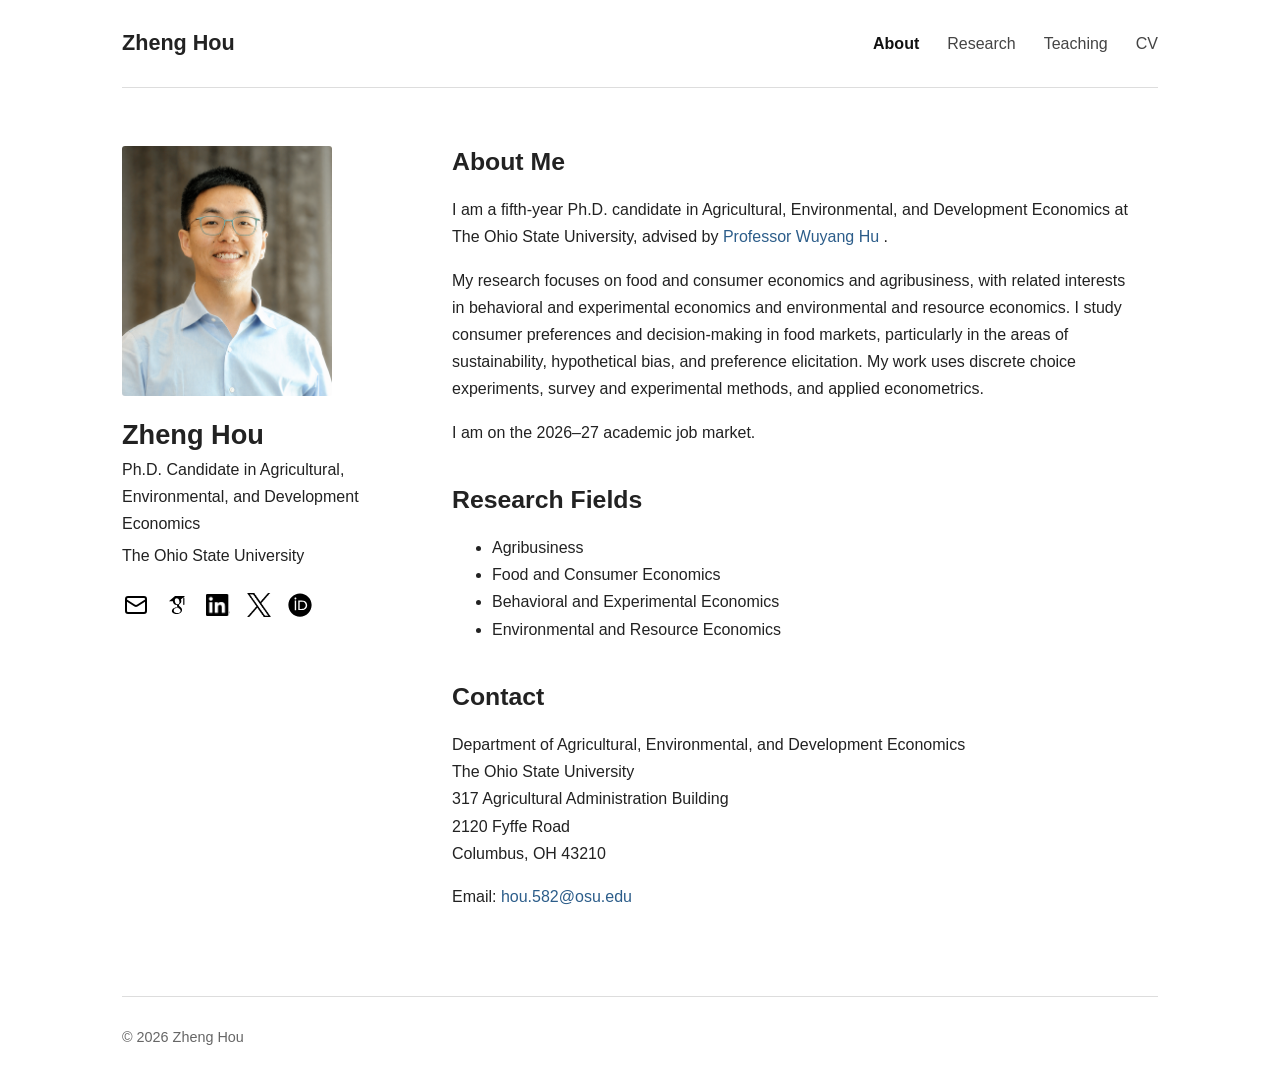
<file: index.html>
<!DOCTYPE html>
<html lang="en">
<head>
  <meta charset="UTF-8">

  <meta
    name="viewport"
    content="width=device-width, initial-scale=1.0"
  >

  <meta
    name="description"
    content="Personal academic website"
  >

  <title>Zheng Hou</title>

  <link rel="stylesheet" href="style.css">
</head>

<body>

  <!-- Top navigation -->
  <header class="site-header">

    <a class="site-title" href="index.html">
      Zheng Hou
    </a>

    <nav class="site-nav">
      <a class="active" href="index.html">About</a>
      <a href="research.html">Research</a>
      <a href="teaching.html">Teaching</a>
      <a href="cv.html" href="cv.html">CV</a>
    </nav>

  </header>


  <!-- Main content -->
  <main class="profile-layout">

    <!-- Left column -->
    <aside class="profile-sidebar">

      <img
        class="profile-photo"
        src="other/headshots_copy.png"
        alt="Zheng Hou"
      >

      <h1>Zheng Hou</h1>

      <p class="position">
         Ph.D. Candidate in Agricultural, Environmental, and Development Economics
      </p>

      <p>
        The Ohio State University
      </p>

<div class="contact-icons" aria-label="Contact and academic profiles">

  <!-- Email -->
  <a
    class="contact-icon"
    href="mailto:hou.582@osu.edu"
    aria-label="Email"
    title="Email"
  >
    <img
      src="icons/email.svg"
      alt=""
    >
  </a>

  <!-- Google Scholar -->
  <a
    class="contact-icon"
    href="https://scholar.google.com/citations?user=b-_EQ7kAAAAJ"
    target="_blank"
    rel="noopener noreferrer"
    aria-label="Google Scholar"
    title="Google Scholar"
  >
    <img
      src="icons/google-scholar.svg"
      alt=""
    >
  </a>

  <!-- LinkedIn -->
  <a
    class="contact-icon"
    href="https://www.linkedin.com/in/zheng-hou-45429832b"
    target="_blank"
    rel="noopener noreferrer"
    aria-label="LinkedIn"
    title="LinkedIn"
  >
    <img
      src="icons/in_copy.png"
      alt=""
    >
  </a>

  <!-- X / Twitter -->
  <a
    class="contact-icon"
    href="https://x.com/YOUR_X_USERNAME"
    target="_blank"
    rel="noopener noreferrer"
    aria-label="X"
    title="X / Twitter"
  >
    <img
      src="icons/x.png"
      alt=""
    >
  </a>

  <!-- ORCID -->
  <a
    class="contact-icon"
    href="https://orcid.org/0009-0001-2980-5414"
    target="_blank"
    rel="noopener noreferrer"
    aria-label="ORCID"
    title="ORCID"
  >
    <img
      src="icons/orcid.svg"
      alt=""
    >
  </a>

</div>

    </aside>


    <!-- Right column -->
    <section class="main-content">

      <h2>About Me</h2>

      <p>
        I am a fifth-year Ph.D. candidate in Agricultural, Environmental, and Development Economics at The Ohio State University, advised by 
        <a
          href="https://cfaes.osu.edu/person/wuyang-hu"
          target="_blank"
          rel="noopener noreferrer"
        >
          Professor Wuyang Hu
        </a>.
      </p>

      <p>
        My research focuses on food and consumer economics and agribusiness, with related interests in behavioral and experimental economics and environmental and resource economics. I study consumer preferences and decision-making in food markets, particularly in the areas of sustainability, hypothetical bias, and preference elicitation. My work uses discrete choice experiments, survey and experimental methods, and applied econometrics.

      <p>
        I am on the 2026–27 academic job market.
      </p>


<h2>Research Fields</h2>

<ul>
  <li>Agribusiness</li>
  <li>Food and Consumer Economics</li>
  <li>Behavioral and Experimental Economics</li>
  <li>Environmental and Resource Economics</li>
</ul>


      <h2>Contact</h2>

      <p>
        Department of Agricultural, Environmental, and Development Economics<br>
        The Ohio State University<br>
        317 Agricultural Administration Building<br>
        2120 Fyffe Road<br>
        Columbus, OH 43210
      </p>

      <p>
        Email:
        <a href="mailto:hou.582@osu.edu">
          hou.582@osu.edu
        </a>
      </p>

    </section>
          <div style="display: none;">
        <script type='text/javascript' id='mapmyvisitors' src='https://mapmyvisitors.com/map.js?cl=f0f0f0&w=300&t=n&d=Dtv8YSMolg1BhJutmlUhcPqquJrz6Sl7dUYQthc1v-E&co=ffffff&ct=333333&cmo=3498db&cmn=ff8c00'></script>
      </div>

  </main>


  <!-- Footer -->
  <footer class="site-footer">
    © 2026 Zheng Hou
  </footer>

</body>
</html>
</file>
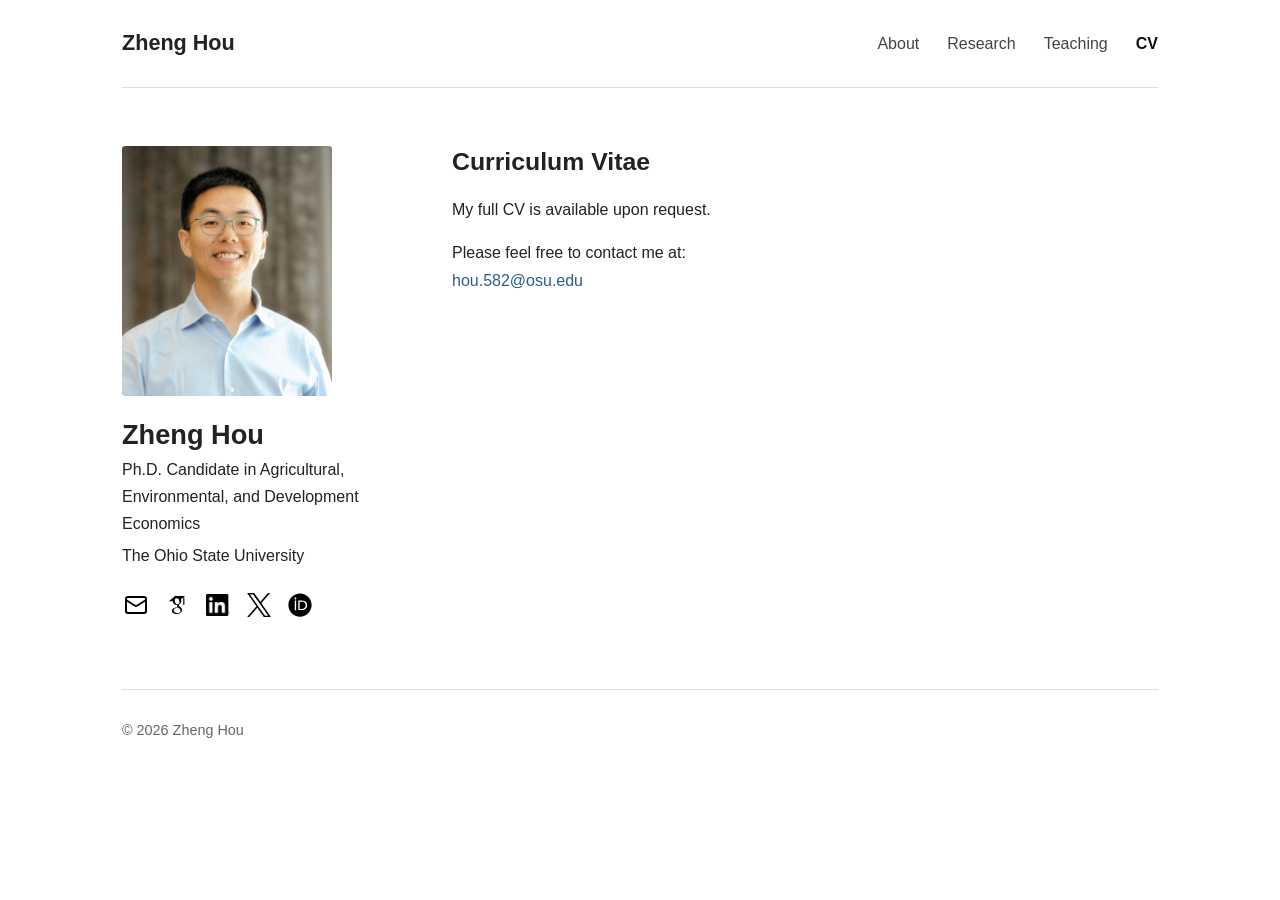
<file: cv.html>
<!DOCTYPE html>
<html lang="en">
<head>
  <meta charset="UTF-8">
  <meta name="viewport" content="width=device-width, initial-scale=1.0">
  <meta name="description" content="Personal academic website">
  <title>CV | Zheng Hou</title>
  <link rel="stylesheet" href="style.css">
</head>

<body>

  <!-- Top navigation -->
  <header class="site-header">
    <a class="site-title" href="index.html">
      Zheng Hou
    </a>

    <nav class="site-nav">
      <a href="index.html">About</a>
      <a href="research.html">Research</a>
      <a href="teaching.html">Teaching</a>
      <!-- The 'active' class is now moved to CV -->
      <a class="active" href="cv.html">CV</a> 
    </nav>
  </header>

  <!-- Main layout container (Do not delete) -->
  <main class="profile-layout">

    <!-- Left column: Kept identical to the homepage (Do not delete) -->
    <aside class="profile-sidebar">
      <img class="profile-photo" src="other/headshots_copy.png" alt="Zheng Hou">
      <h1>Zheng Hou</h1>
      <p class="position">
         Ph.D. Candidate in Agricultural, Environmental, and Development Economics
      </p>
      <p>The Ohio State University</p>

      <div class="contact-icons" aria-label="Contact and academic profiles">
        <a class="contact-icon" href="mailto:hou.582@osu.edu" aria-label="Email" title="Email">
          <img src="icons/email.svg" alt="">
        </a>
        <a class="contact-icon" href="https://scholar.google.com/citations?user=b-_EQ7kAAAAJ" target="_blank" rel="noopener noreferrer" aria-label="Google Scholar" title="Google Scholar">
          <img src="icons/google-scholar.svg" alt="">
        </a>
        <a class="contact-icon" href="https://www.linkedin.com/in/zheng-hou-45429832b" target="_blank" rel="noopener noreferrer" aria-label="LinkedIn" title="LinkedIn">
          <img src="icons/in_copy.png" alt="">
        </a>
        <a class="contact-icon" href="https://x.com/YOUR_X_USERNAME" target="_blank" rel="noopener noreferrer" aria-label="X" title="X / Twitter">
          <img src="icons/x.png" alt="">
        </a>
        <a class="contact-icon" href="https://orcid.org/0009-0001-2980-5414" target="_blank" rel="noopener noreferrer" aria-label="ORCID" title="ORCID">
          <img src="icons/orcid.svg" alt="">
        </a>
      </div>
    </aside>

    <!-- Right column: Replaced with the CV request text -->
    <section class="main-content">
      
      <h2>Curriculum Vitae</h2>
      
      <p>
        My full CV is available upon request.
      </p>
      
      <p>
        Please feel free to contact me at:<br>
        <a href="mailto:hou.582@osu.edu">hou.582@osu.edu</a>
      </p>
      <div class="visitor-map" style="margin-top: 40px; max-width: 280px;">
        <script type='text/javascript' id='mapmyvisitors' src='https://mapmyvisitors.com/map.js?cl=f0f0f0&w=300&t=n&d=Dtv8YSMolg1BhJutmlUhcPqquJrz6Sl7dUYQthc1v-E&co=ffffff&ct=333333&cmo=3498db&cmn=ff8c00'></script>
      </div>

    </section>
    
  </main>

  <!-- Footer -->
  <footer class="site-footer">
    © 2026 Zheng Hou
  </footer>

</body>
</html>
</file>
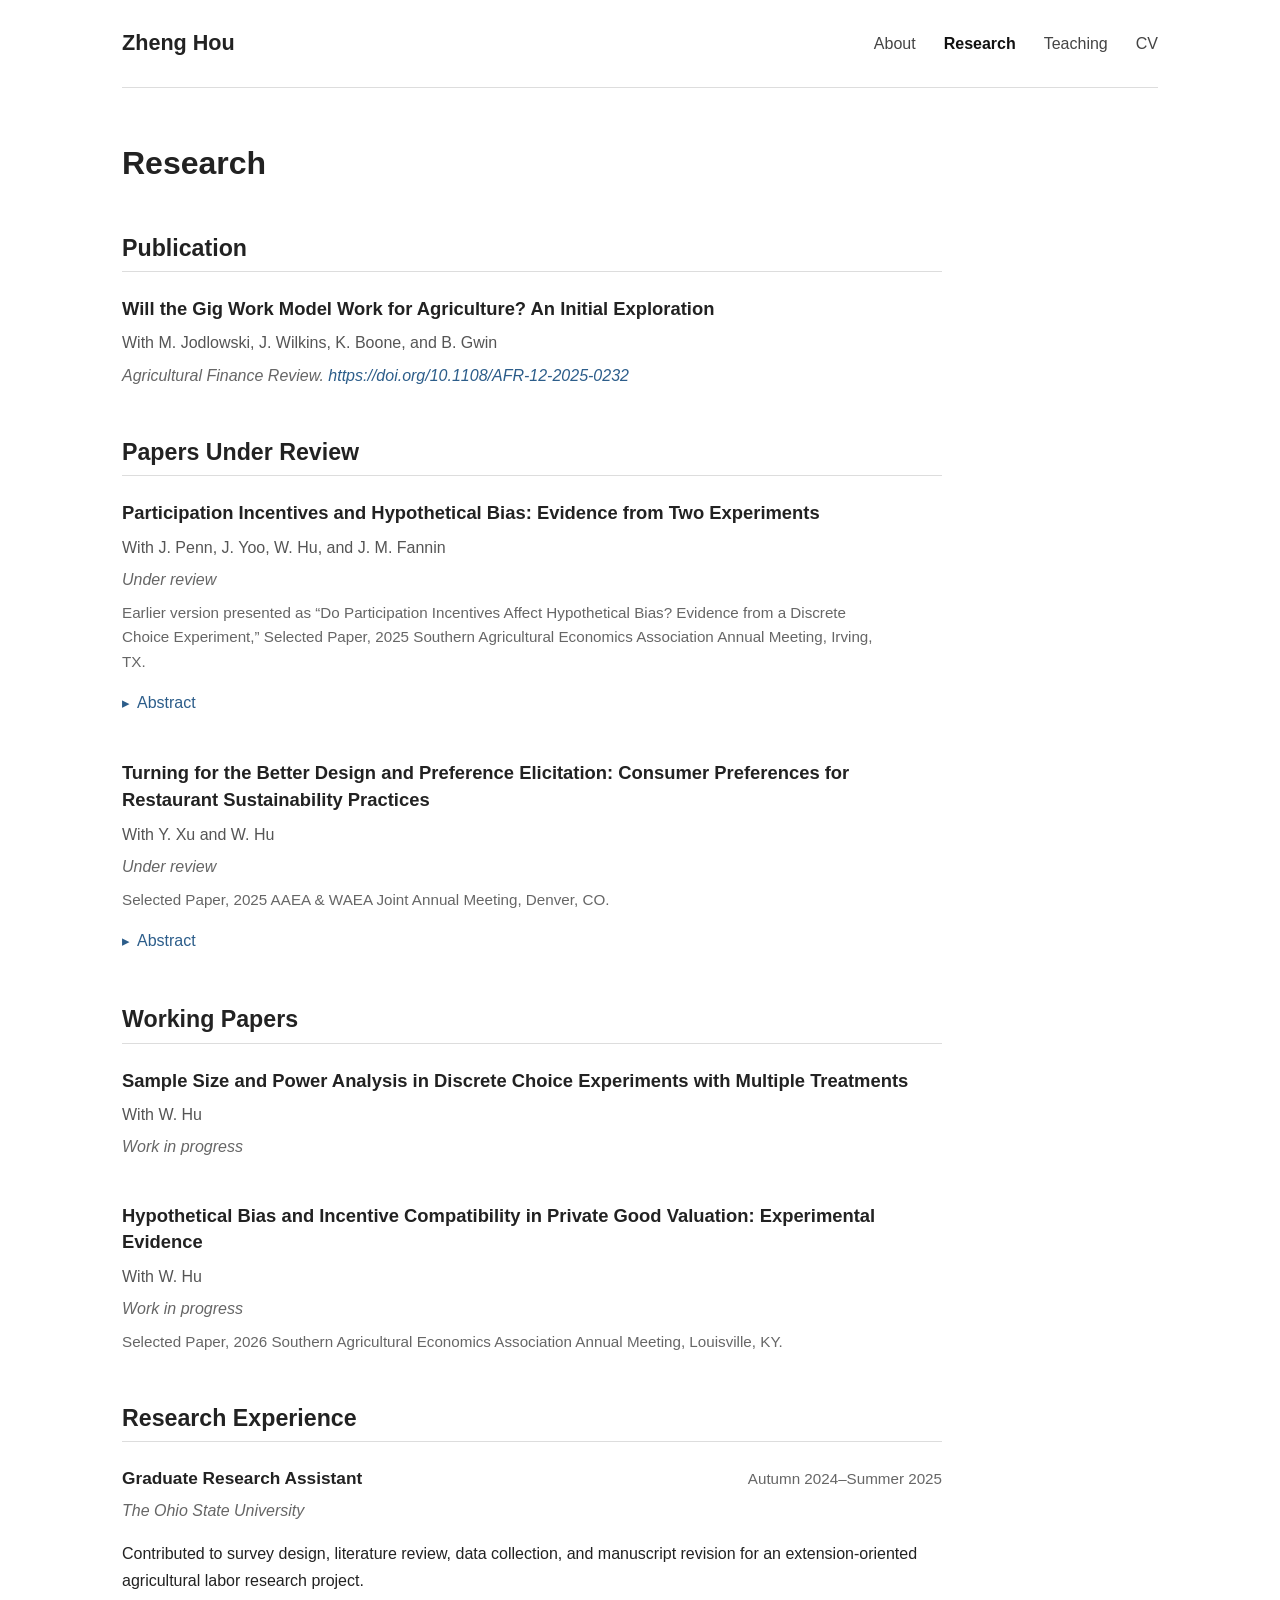
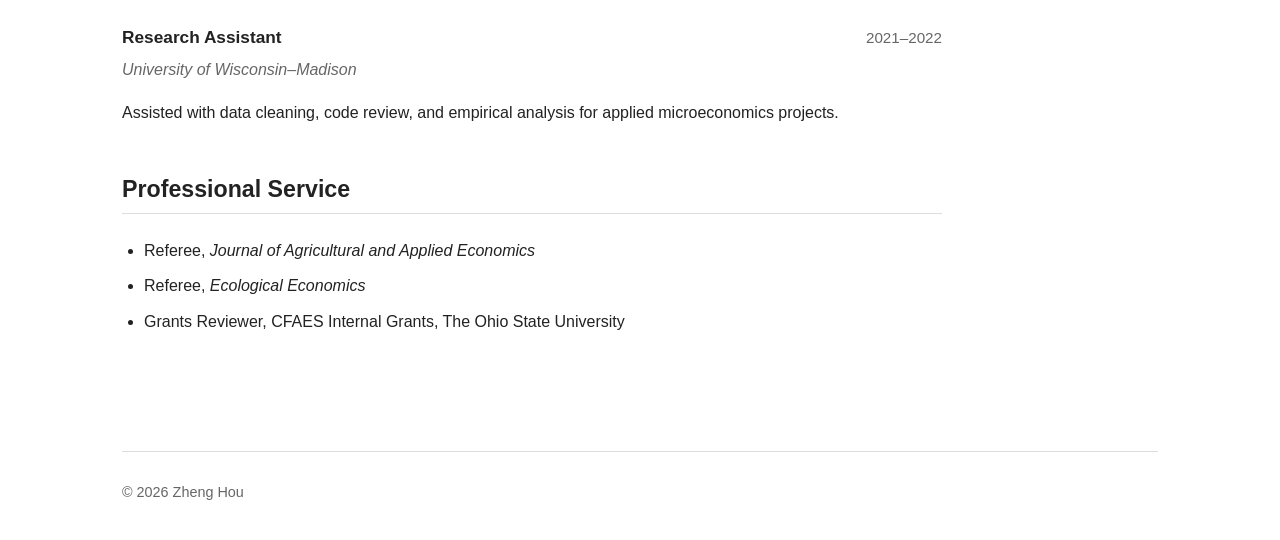
<file: research.html>
<!DOCTYPE html>
<html lang="en">

<head>
  <meta charset="UTF-8">

  <meta
    name="viewport"
    content="width=device-width, initial-scale=1.0"
  >

  <meta
    name="description"
    content="Research by Zheng Hou on food and consumer economics, agribusiness, sustainability, hypothetical bias, and preference elicitation."
  >

  <title>Research | Zheng Hou</title>

  <link
    rel="canonical"
    href="https://econzhenghou.com/research.html"
  >

  <link rel="stylesheet" href="style.css">
</head>


<body>

  <!-- Top navigation -->
  <header class="site-header">

    <a class="site-title" href="index.html">
      Zheng Hou
    </a>

    <nav class="site-nav" aria-label="Main navigation">
      <a href="index.html">About</a>

      <a
        class="active"
        href="research.html"
        aria-current="page"
      >
        Research
      </a>

      <a href="teaching.html">Teaching</a>

    <a href="cv.html">CV</a>
    </nav>

  </header>


  <!-- Main content -->
  <main class="page-content">

    <h1>Research</h1>

<!-- =========================
     Publication
========================== -->
<h2 class="section-heading">
  Publication
</h2>
  <!-- Paper 1 -->
<article class="paper">

  <h3 class="paper-title">
    Will the Gig Work Model Work for Agriculture?
    An Initial Exploration
  </h3>

  <p class="coauthors">
    With M. Jodlowski, J. Wilkins, K. Boone, and B. Gwin
  </p>

<p class="paper-status">
    Agricultural Finance Review. 
    <a href="https://doi.org/10.1108/AFR-12-2025-0232" target="_blank" rel="noopener noreferrer">
      https://doi.org/10.1108/AFR-12-2025-0232
    </a>
  </p>

</article>
    
<h2 class="section-heading">
  Papers Under Review
</h2>


<!-- Paper 3 -->
<article class="paper">

  <h3 class="paper-title">
    Participation Incentives and Hypothetical Bias:
    Evidence from Two Experiments
  </h3>

  <p class="coauthors">
    With J. Penn, J. Yoo, W. Hu, and J. M. Fannin
  </p>

  <p class="paper-status">
    Under review
  </p>

  <p class="paper-presentation">
    Earlier version presented as
    “Do Participation Incentives Affect Hypothetical Bias?
    Evidence from a Discrete Choice Experiment,”
    Selected Paper, 2025 Southern Agricultural Economics
    Association Annual Meeting, Irving, TX.
  </p>

  <details>
    <summary>Abstract</summary>

    <p class="abstract">
      Hypothetical bias (HB) is a common concern in stated
      preference studies, where respondents often overstate
      their willingness to pay for attributes of interest.
      Past studies suggest that participation incentives may
      influence respondents’ behavior, but their effects on HB
      have not been systematically tested. We conduct two
      split-sample experiments in two online discrete choice
      experiment settings: an alligator-hide product study and
      a donation study. In each study, respondents are randomly
      assigned to one of three treatments: a hypothetical
      treatment without an incentive, a hypothetical treatment
      with a participation incentive, and a real-payment treatment
      in which respondents purchase or donate using the incentive
      amount provided while keeping any remaining balance. HB is
      measured by comparing willingness-to-pay estimates from the
      hypothetical treatments with those from the real-payment
      treatment. Our results show that participation incentives
      lead to behavioral changes, including higher opt-in rates
      and stronger perceptions of consequentiality. However,
      although HB persists across both contexts, offering a
      participation incentive in a hypothetical treatment does
      not produce statistically significant differences in HB.
    </p>

  </details>

</article>


<!-- Paper 2 -->
<article class="paper">

  <h3 class="paper-title">
    Turning for the Better Design and Preference Elicitation:
    Consumer Preferences for Restaurant Sustainability Practices
  </h3>

  <p class="coauthors">
    With Y. Xu and W. Hu
  </p>

  <p class="paper-status">
    Under review
  </p>

  <p class="paper-presentation">
    Selected Paper, 2025 AAEA &amp; WAEA Joint Annual Meeting,
    Denver, CO.
  </p>

  <details>
    <summary>Abstract</summary>

    <p class="abstract">
      Discrete choice experiments are widely used to elicit
      consumer preferences for products or services. Usually,
      the characteristics of the goods in question are referred
      to as attributes and the possible values that these
      characteristics may take are referred to as levels. Yet,
      how the assignment of attributes and levels may affect
      respondent understanding and researchers’ preference
      elicitation remains underexplored. This study addresses
      this gap by comparing two designs that alternate the
      presentation of the same information between attributes
      and levels. We implement a design where sustainability
      measures and outcomes are defined as either attributes or
      levels. We find that the design using sustainability
      measures as attributes is modestly easier to read than the
      design using sustainability outcomes as attributes. Results
      on preference consistency and stability are broadly similar
      across designs, with a few meaningful differences concentrated
      in a small subset of sustainability measures. These findings
      suggest that attribute–level assignment can affect reading
      burden and, in some cases, elicited preferences, even when
      the substantive content of a design remains constant.
    </p>

  </details>

</article>


<!-- =========================
     Working Papers
========================== -->

<h2 class="section-heading">
  Working Papers
</h2>





<!-- Paper 4 -->
<article class="paper">

  <h3 class="paper-title">
    Sample Size and Power Analysis in Discrete Choice
    Experiments with Multiple Treatments
  </h3>

  <p class="coauthors">
    With W. Hu
  </p>

  <p class="paper-status">
    Work in progress
  </p>


</article>


<!-- Paper 5 -->
<article class="paper">

  <h3 class="paper-title">
    Hypothetical Bias and Incentive Compatibility
    in Private Good Valuation: Experimental Evidence
  </h3>

  <p class="coauthors">
    With W. Hu
  </p>

  <p class="paper-status">
    Work in progress
  </p>

  <p class="paper-presentation">
    Selected Paper, 2026 Southern Agricultural Economics
    Association Annual Meeting, Louisville, KY.
  </p>



</article>  

    <!-- =========================
     Research Experience
========================== -->

<h2 class="section-heading">
  Research Experience
</h2>


<article class="experience-item">

  <div class="experience-header">

    <h3>
      Graduate Research Assistant
    </h3>

    <span class="experience-date">
      Autumn 2024–Summer 2025
    </span>

  </div>

  <p class="experience-institution">
    The Ohio State University
  </p>

  <p>
    Contributed to survey design, literature review,
    data collection, and manuscript revision for an
    extension-oriented agricultural labor research project.
  </p>

</article>


<article class="experience-item">

  <div class="experience-header">

    <h3>
      Research Assistant
    </h3>

    <span class="experience-date">
      2021–2022
    </span>

  </div>

  <p class="experience-institution">
    University of Wisconsin–Madison
  </p>

  <p>
    Assisted with data cleaning, code review, and empirical
    analysis for applied microeconomics projects.
  </p>

</article>



  <!-- =========================
     Professional Service
========================== -->

<h2 class="section-heading">
  Professional Service
</h2>

<ul class="service-list">

  <li>
    Referee,
    <em>Journal of Agricultural and Applied Economics</em>
  </li>

  <li>
    Referee,
    <em>Ecological Economics</em>
  </li>

  <li>
    Grants Reviewer,
    CFAES Internal Grants,
    The Ohio State University
  </li>

</ul>

              <div style="display: none;">
        <script type='text/javascript' id='mapmyvisitors' src='https://mapmyvisitors.com/map.js?cl=f0f0f0&w=300&t=n&d=Dtv8YSMolg1BhJutmlUhcPqquJrz6Sl7dUYQthc1v-E&co=ffffff&ct=333333&cmo=3498db&cmn=ff8c00'></script>
      </div>
  </main>

  <!-- Footer -->
  <footer class="site-footer">
    © 2026 Zheng Hou
  </footer>

</body>

</html>
</file>
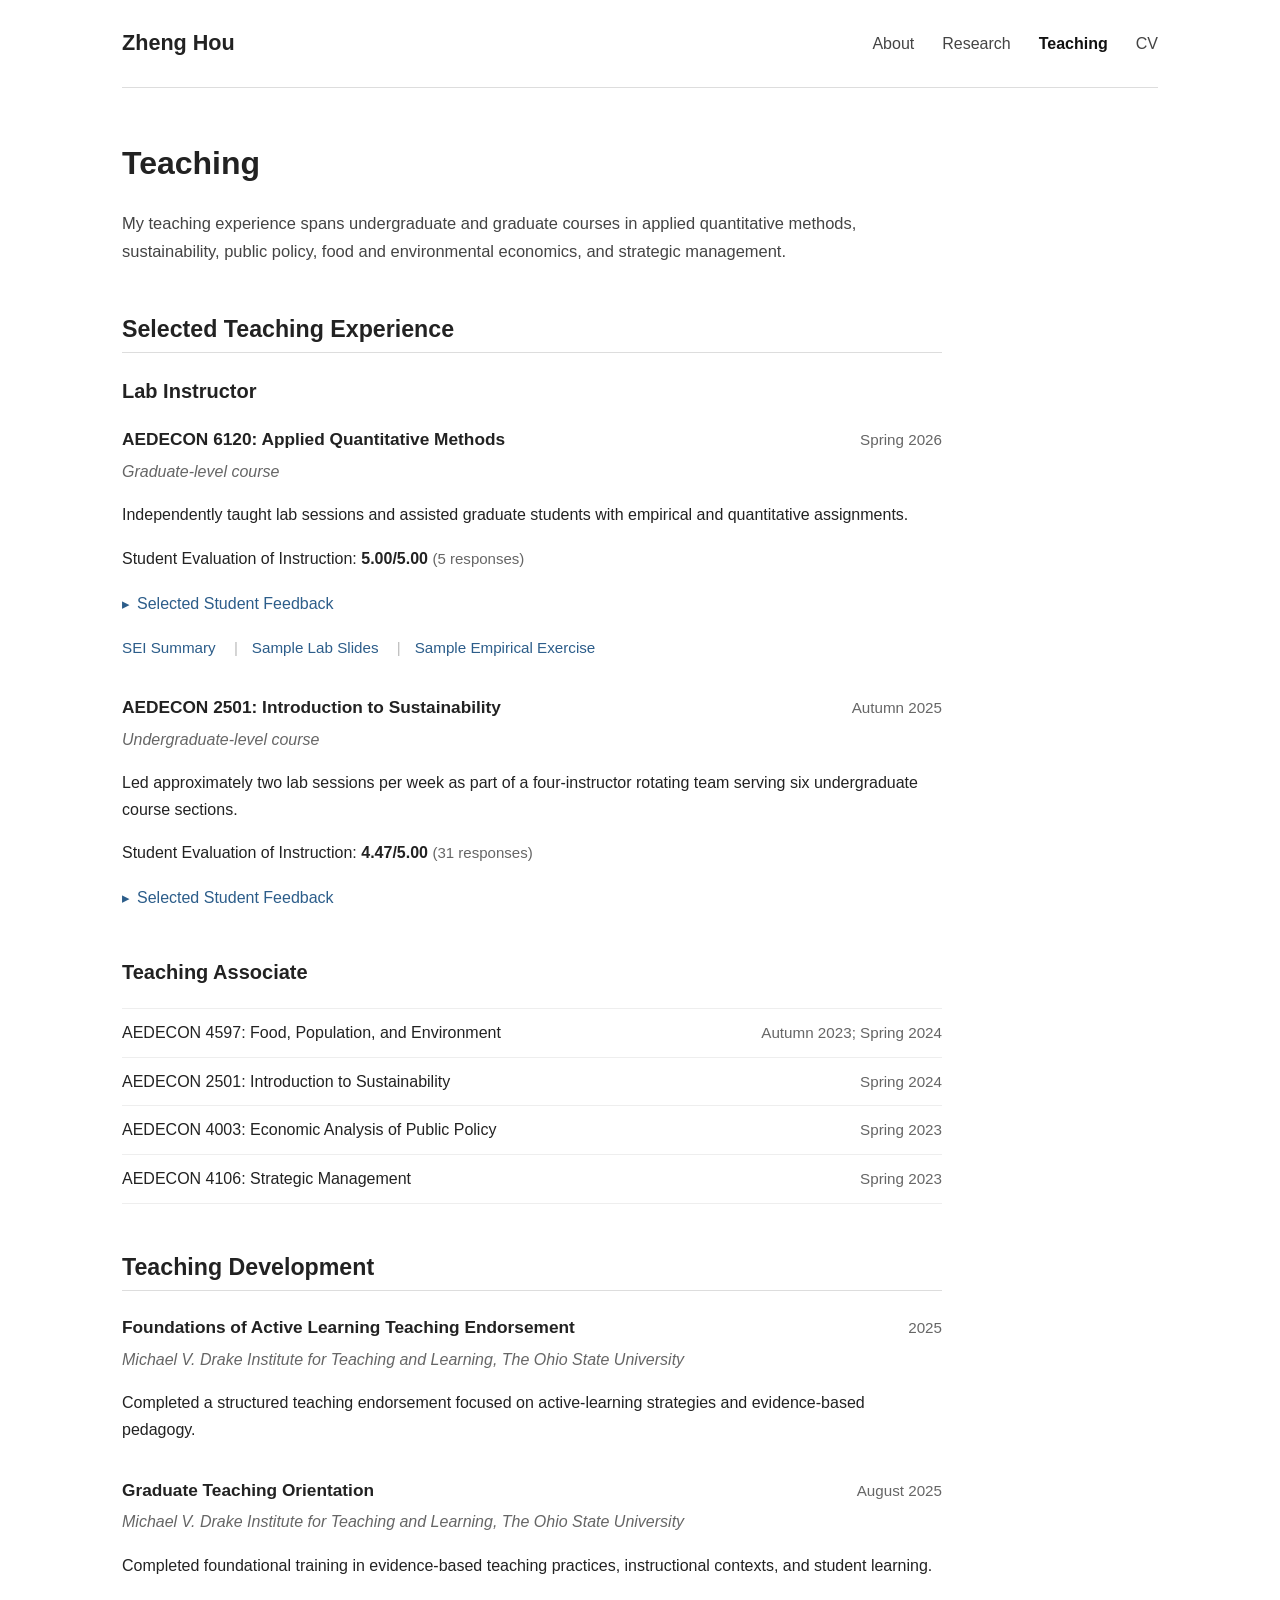
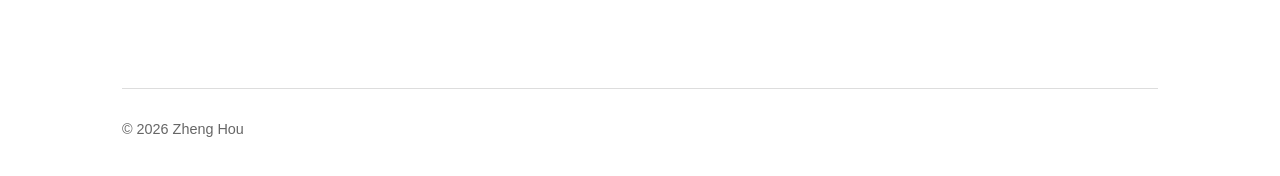
<file: teaching.html>
<!DOCTYPE html>
<html lang="en">

<head>
  <meta charset="UTF-8">

  <meta
    name="viewport"
    content="width=device-width, initial-scale=1.0"
  >

  <meta
    name="description"
    content="Teaching experience of Zheng Hou at The Ohio State University in applied quantitative methods, sustainability, public policy, food and environmental economics, and strategic management."
  >

  <title>Teaching | Zheng Hou</title>

  <link
    rel="canonical"
    href="https://econzhenghou.com/teaching.html"
  >

  <link rel="stylesheet" href="style.css">
</head>


<body>

  <!-- Top navigation -->
  <header class="site-header">

    <a class="site-title" href="index.html">
      Zheng Hou
    </a>

    <nav class="site-nav" aria-label="Main navigation">

      <a href="index.html">
        About
      </a>

      <a href="research.html">
        Research
      </a>

      <a
        class="active"
        href="teaching.html"
        aria-current="page"
      >
        Teaching
      </a>

<a href="cv.html">CV</a>

    </nav>

  </header>


  <!-- Main content -->
  <main class="page-content">

    <h1>Teaching</h1>

    <p class="page-intro">
      My teaching experience spans undergraduate and graduate
      courses in applied quantitative methods, sustainability,
      public policy, food and environmental economics, and
      strategic management.
    </p>


    <!-- =========================
         Selected Teaching Experience
    ========================== -->

    <h2 class="section-heading">
      Selected Teaching Experience
    </h2>


    <!-- Lab Instructor -->
    <section class="teaching-role">

      <h3>Lab Instructor</h3>


<!-- AEDECON 6120 -->
<article class="course">

  <!-- L1: summary -->
  <div class="course-header">

    <h4>
      AEDECON 6120: Applied Quantitative Methods
    </h4>

    <span class="course-term">
      Spring 2026
    </span>

  </div>

  <p class="course-level">
    Graduate-level course
  </p>

  <p>
    Independently taught lab sessions and assisted graduate students with
    empirical and quantitative assignments.
  </p>


  <!-- L2: Evaluation -->
  <p class="teaching-evaluation">
    Student Evaluation of Instruction:
    <strong>5.00/5.00</strong>

    <span class="response-count">
      (5 responses)
    </span>
  </p>

  <details class="student-feedback">

    <summary>
      Selected Student Feedback
    </summary>

    <blockquote>
      “Zheng was clearly a very knowledgable TA and was receptive and helpful with any questions we had.”
    </blockquote>

    <blockquote>
      “I think the python demonstrations were helpful (especially as I had not used it in a long time).”
    </blockquote>

  </details>


  <!-- L3: Materials -->
  <div class="teaching-links">

    <a
      href="other/aedecon6120-sei-summary.pdf"
      target="_blank"
      rel="noopener noreferrer"
    >
      SEI Summary
    </a>

    <a
      href="other/aedecon6120-sample-slides.pdf"
      target="_blank"
      rel="noopener noreferrer"
    >
      Sample Lab Slides
    </a>

    <a
      href="other/aedecon6120-sample-exercise.html"
      target="_blank"
      rel="noopener noreferrer"
    >
      Sample Empirical Exercise
    </a>

  </div>

</article>

<!-- AEDECON 2501 -->
<article class="course">

  <!-- L1: summary -->
  <div class="course-header">

    <h4>
      AEDECON 2501: Introduction to Sustainability
    </h4>

    <span class="course-term">
      Autumn 2025
    </span>

  </div>

  <p class="course-level">
    Undergraduate-level course
  </p>

  <p>
    Led approximately two lab sessions per week as part of a
    four-instructor rotating team serving six undergraduate
    course sections.
  </p>


  <!-- L2: Evaluation -->
  <p class="teaching-evaluation">
    Student Evaluation of Instruction:
    <strong>4.47/5.00</strong>

    <span class="response-count">
      (31 responses)
    </span>
  </p>


  <!-- L3: Feedback -->
<details class="student-feedback">

  <summary>
    Selected Student Feedback
  </summary>

  <p class="feedback-note">
    Anonymous student comments, lightly edited for grammar and clarity.
  </p>

  <blockquote>
    “He does a good job of engaging the class and asks many
    questions to promote deeper thinking, which helps strengthen
    my critical-thinking skills.”
  </blockquote>

  <blockquote>
    “I appreciate that the course includes a lab that allows
    students to become more involved with the course topics.
    It also allows me to hear other students’ perspectives,
    which is lacking in lecture alone.”
  </blockquote>

</details>

</article>

    </section>


    <!-- Teaching Associate -->
    <section class="teaching-role">

      <h3>Teaching Associate</h3>

      <ul class="course-list">

        <li>

          <span class="course-name">
            AEDECON 4597: Food, Population, and Environment
          </span>

          <span class="course-term">
            Autumn 2023; Spring 2024
          </span>

        </li>


        <li>

          <span class="course-name">
            AEDECON 2501: Introduction to Sustainability
          </span>

          <span class="course-term">
            Spring 2024
          </span>

        </li>


        <li>

          <span class="course-name">
            AEDECON 4003: Economic Analysis of Public Policy
          </span>

          <span class="course-term">
            Spring 2023
          </span>

        </li>


        <li>

          <span class="course-name">
            AEDECON 4106: Strategic Management
          </span>

          <span class="course-term">
            Spring 2023
          </span>

        </li>

      </ul>

    </section>


    <!-- =========================
         Teaching Development
    ========================== -->

    <h2 class="section-heading">
      Teaching Development
    </h2>


    <!-- Credential 1 -->
    <article class="credential">

      <div class="credential-header">

        <h3>
          Foundations of Active Learning Teaching Endorsement
        </h3>

        <span class="credential-year">
          2025
        </span>

      </div>

      <p class="credential-provider">
        Michael V. Drake Institute for Teaching and Learning,
        The Ohio State University
      </p>

      <p>
        Completed a structured teaching endorsement focused on
        active-learning strategies and evidence-based pedagogy.
      </p>

    </article>


    <!-- Credential 2 -->
    <article class="credential">

      <div class="credential-header">

        <h3>
          Graduate Teaching Orientation
        </h3>

        <span class="credential-year">
          August 2025
        </span>

      </div>

      <p class="credential-provider">
        Michael V. Drake Institute for Teaching and Learning,
        The Ohio State University
      </p>

      <p>
        Completed foundational training in evidence-based teaching
        practices, instructional contexts, and student learning.
      </p>

    </article>

              <div style="display: none;">
        <script type='text/javascript' id='mapmyvisitors' src='https://mapmyvisitors.com/map.js?cl=f0f0f0&w=300&t=n&d=Dtv8YSMolg1BhJutmlUhcPqquJrz6Sl7dUYQthc1v-E&co=ffffff&ct=333333&cmo=3498db&cmn=ff8c00'></script>
      </div>

  </main>


  <!-- Footer -->
  <footer class="site-footer">
    © 2026 Zheng Hou
  </footer>

</body>

</html>
</file>
<file: style.css>
/* -----------------------------
   Basic settings
------------------------------ */

* {
  box-sizing: border-box;
}

html {
  scroll-behavior: smooth;
}

body {
  max-width: 1100px;
  margin: 0 auto;
  padding: 0 32px;

  font-family:
    -apple-system,
    BlinkMacSystemFont,
    "Segoe UI",
    Arial,
    Helvetica,
    sans-serif;

  font-size: 16px;
  line-height: 1.7;
  color: #222;
  background-color: #fff;
}

a {
  color: #2c5d8a;
  text-decoration: none;
}

a:hover {
  text-decoration: underline;
}

a:focus-visible {
  outline: 2px solid #2c5d8a;
  outline-offset: 3px;
}


/* -----------------------------
   Header and navigation
------------------------------ */

.site-header {
  display: flex;
  justify-content: space-between;
  align-items: center;

  min-height: 88px;
  border-bottom: 1px solid #ddd;
}

.site-title {
  font-size: 1.35rem;
  font-weight: 650;
  color: #222;
}

.site-title:hover {
  text-decoration: none;
}

.site-nav {
  display: flex;
  align-items: center;
  gap: 28px;
}

.site-nav a {
  padding: 4px 0;
  color: #444;
}

.site-nav a.active {
  color: #111;
  font-weight: 600;
}


/* -----------------------------
   Homepage layout
------------------------------ */

.profile-layout {
  display: grid;
  grid-template-columns: 260px minmax(0, 1fr);
  gap: 70px;

  padding: 58px 0 70px;
}

.profile-sidebar {
  text-align: left;
}

.profile-photo {
  display: block;

  width: 210px;
  height: 250px;

  object-fit: cover;
  object-position: center top;

  border-radius: 3px;
}

.profile-sidebar h1 {
  margin: 22px 0 4px;
  font-size: 1.7rem;
  line-height: 1.25;
}

.profile-sidebar p {
  margin: 4px 0;
}

.position {
  font-weight: 500;
}

.main-content {
  max-width: 690px;
}

.main-content h2,
.page-content h1,
.page-content h2 {
  line-height: 1.3;
}

.main-content h2 {
  margin-top: 0;
  margin-bottom: 18px;
  font-size: 1.55rem;
}

.main-content h2:not(:first-child) {
  margin-top: 38px;
}


/* -----------------------------
   Contact icons
------------------------------ */

.contact-icons {
  display: flex;
  flex-wrap: wrap;
  align-items: center;
  gap: 13px;

  margin-top: 22px;
}

.contact-icon {
  display: inline-flex;
  align-items: center;
  justify-content: center;

  width: 28px;
  height: 28px;
  padding: 0;

  text-decoration: none;

  transition:
    opacity 0.2s ease,
    transform 0.2s ease;
}

.contact-icon img {
  display: block;

  width: 24px;
  height: 24px;
  max-width: 24px;
  max-height: 24px;

  object-fit: contain;
}

.contact-icon:hover {
  opacity: 0.7;
  transform: translateY(-2px);
  text-decoration: none;
}

.contact-icon:focus-visible {
  outline: 2px solid #2c5d8a;
  outline-offset: 4px;
  border-radius: 3px;
}


/* -----------------------------
   Common interior-page layout
------------------------------ */

.page-content {
  max-width: 820px;
  min-height: 65vh;
  padding: 55px 0 75px;
}

.page-content > h1 {
  margin-top: 0;
  margin-bottom: 36px;

  font-size: 2rem;
}

.page-intro {
  max-width: 760px;
  margin: -12px 0 38px;

  color: #444;
  font-size: 1.03rem;
  line-height: 1.75;
}

.section-heading {
  margin-top: 48px;
  margin-bottom: 24px;
  padding-bottom: 8px;

  border-bottom: 1px solid #ddd;

  font-size: 1.45rem;
}


/* -----------------------------
   Research page: papers
------------------------------ */

.paper {
  margin: 0 0 42px;
}

.paper-title {
  margin: 0 0 7px;

  font-size: 1.15rem;
  font-weight: 650;
  line-height: 1.45;
}

.coauthors {
  margin: 4px 0;
  color: #555;
}

.paper-status {
  margin: 5px 0;

  color: #666;
  font-style: italic;
}

.paper-presentation {
  max-width: 760px;
  margin: 8px 0 12px;

  color: #666;
  font-size: 0.95rem;
  line-height: 1.6;
}

.paper-links {
  margin: 9px 0;
}

.paper-links a {
  margin-right: 13px;
}


/* Abstract, project description, and feedback dropdowns */

details {
  margin-top: 13px;
}

details > summary {
  display: inline-flex;
  align-items: center;
  gap: 7px;

  padding: 2px 0;

  color: #2c5d8a;
  font-weight: 500;

  cursor: pointer;
  user-select: none;
  list-style: none;
}

/* Hide the browser's default arrow */

details > summary::-webkit-details-marker {
  display: none;
}

/* Custom right-pointing arrow */

details > summary::before {
  content: "▸";
  display: inline-block;

  font-size: 0.95rem;
  line-height: 1;

  transition: transform 0.18s ease;
}

/* Rotate downward when expanded */

details[open] > summary::before {
  transform: rotate(90deg);
}

details[open] > summary {
  margin-bottom: 4px;
}

details > summary:hover {
  text-decoration: underline;
}

details > summary:focus-visible {
  outline: 2px solid #2c5d8a;
  outline-offset: 4px;
  border-radius: 2px;
}

/* -----------------------------
   Research experience
------------------------------ */

.experience-item {
  margin: 0 0 31px;
}

.experience-header {
  display: flex;
  justify-content: space-between;
  align-items: baseline;
  gap: 24px;
}

.experience-header h3 {
  margin: 0;

  font-size: 1.08rem;
  line-height: 1.45;
}

.experience-date {
  flex-shrink: 0;

  color: #666;
  font-size: 0.95rem;
  white-space: nowrap;
}

.experience-institution {
  margin: 5px 0 9px;

  color: #666;
  font-style: italic;
}


/* -----------------------------
   Professional service
------------------------------ */

.service-list {
  margin: 0 0 42px;
  padding-left: 22px;
}

.service-list li {
  margin-bottom: 10px;
  line-height: 1.6;
}


/* -----------------------------
   Teaching page
------------------------------ */

.teaching-role {
  margin-bottom: 44px;
}

.teaching-role > h3 {
  margin: 0 0 22px;

  font-size: 1.25rem;
  line-height: 1.4;
}


/* Individual highlighted courses */

.course {
  margin: 0 0 34px;
}

.course-header {
  display: flex;
  justify-content: space-between;
  align-items: baseline;
  gap: 24px;
}

.course-header h4 {
  margin: 0;

  font-size: 1.08rem;
  line-height: 1.45;
}

.course-term {
  flex-shrink: 0;

  color: #666;
  font-size: 0.95rem;
  white-space: nowrap;
}

.course-level {
  margin: 5px 0 9px;

  color: #666;
  font-style: italic;
}

.teaching-evaluation {
  margin-top: 9px;
}

.response-count {
  color: #666;
  font-size: 0.94rem;
}


/* Teaching Associate course list */

.course-list {
  margin: 0;
  padding-left: 0;

  list-style: none;
}

.course-list li {
  display: flex;
  justify-content: space-between;
  align-items: baseline;
  gap: 25px;

  padding: 11px 0;
  border-bottom: 1px solid #eee;
}

.course-list li:first-child {
  border-top: 1px solid #eee;
}

.course-name {
  line-height: 1.5;
}


/* -----------------------------
   Teaching development
------------------------------ */

.credential {
  margin: 0 0 34px;
}

.credential-header {
  display: flex;
  justify-content: space-between;
  align-items: baseline;
  gap: 24px;
}

.credential-header h3 {
  margin: 0;

  font-size: 1.08rem;
  line-height: 1.45;
}

.credential-year {
  flex-shrink: 0;

  color: #666;
  font-size: 0.95rem;
  white-space: nowrap;
}

.credential-provider {
  margin: 5px 0 9px;

  color: #666;
  font-style: italic;
}


/* -----------------------------
   Footer
------------------------------ */

.site-footer {
  padding: 28px 0 35px;
  border-top: 1px solid #ddd;

  color: #666;
  font-size: 0.9rem;
}


/* -----------------------------
   Mobile layout
------------------------------ */

@media (max-width: 760px) {

  body {
    padding: 0 20px;
  }

  .site-header {
    display: block;
    padding: 22px 0;
  }

  .site-nav {
    flex-wrap: wrap;
    gap: 8px 20px;

    margin-top: 14px;
  }

  .profile-layout {
    grid-template-columns: 1fr;
    gap: 38px;

    padding-top: 38px;
  }

  .profile-photo {
    width: 180px;
    height: 215px;
  }

  .page-content {
    padding-top: 40px;
  }

  .page-content > h1 {
    margin-bottom: 28px;
  }

  .page-intro {
    margin-top: -6px;
  }

  .section-heading {
    margin-top: 40px;
  }

  .experience-header,
  .course-header,
  .credential-header,
  .course-list li {
    display: block;
  }

  .experience-date,
  .course-term,
  .credential-year {
    display: block;
    margin-top: 4px;

    white-space: normal;
  }

  .course-list li {
    padding: 13px 0;
  }

}

/* -----------------------------
   Selected student feedback
------------------------------ */

.student-feedback {
  margin-top: 14px;
}

/* Note above selected comments */

.feedback-note {
  margin: 12px 0 4px;
  color: #777;
  font-size: 0.88rem;
  font-style: italic;
}


/* Individual student comments */

.student-feedback blockquote {
  margin: 14px 0 0;
  padding: 12px 16px;

  color: #444;
  background-color: #f7f7f7;
  border-left: 3px solid #bbb;

  font-size: 0.96rem;
  line-height: 1.65;
}

.student-feedback blockquote:last-child {
  margin-bottom: 4px;
}


/* -----------------------------
   Teaching material links
   Used primarily for AEDECON 6120
------------------------------ */

.teaching-links {
  display: flex;
  flex-wrap: wrap;
  align-items: center;
  gap: 10px 0;

  margin-top: 16px;
}

.teaching-links a {
  font-size: 0.95rem;
  font-weight: 500;
}

.teaching-links a:not(:last-child)::after {
  content: "|";
  margin: 0 14px;
  color: #bbb;
  font-weight: 400;
}


/* Mobile adjustments */

@media (max-width: 760px) {

  .student-feedback blockquote {
    padding: 11px 14px;
  }

  .teaching-links {
    display: block;
  }

  .teaching-links a {
    display: block;
    margin-bottom: 7px;
  }

  .teaching-links a:not(:last-child)::after {
    content: "";
    margin: 0;
  }

}
</file>
